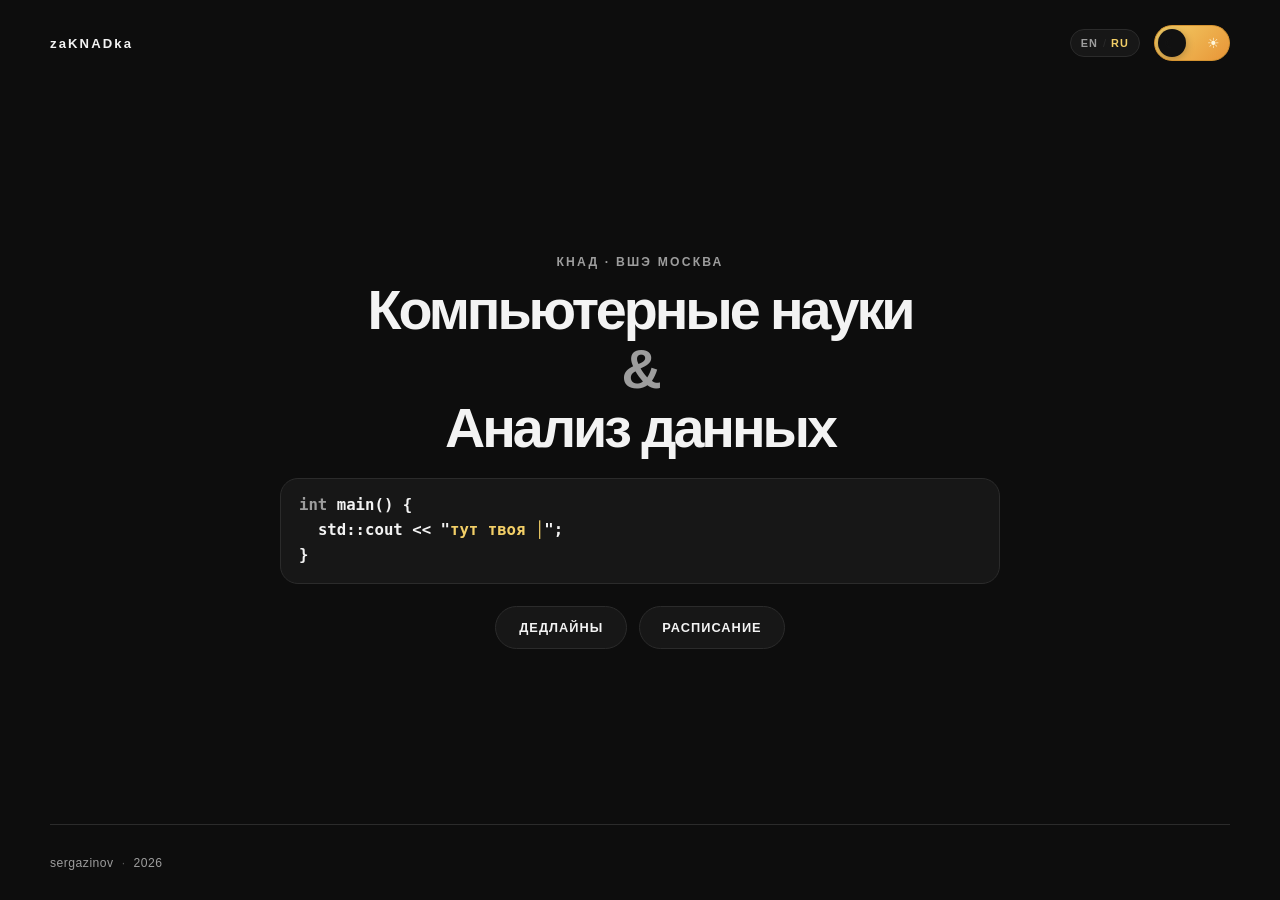
<file: public/index.html>
<!doctype html>
<html lang="en">
  <head>
    <meta charset="UTF-8" />
    <meta name="viewport" content="width=device-width, initial-scale=1.0" />

    <title>zaKNADka</title>

    <link rel="stylesheet" href="style.css?v=20260921-1" />
  </head>

  <body>
    <div class="page-shell">
      <header class="site-header">
        <a
          class="site-logo"
          href="/"
          aria-label="zaKNADka home"
          data-i18n-aria-label="header.homeLabel"
        >
          zaKNADka
        </a>

        <div class="header-controls">
          <div
            class="language-switcher"
            role="group"
            aria-label="Language"
            data-i18n-aria-label="header.languageLabel"
          >
            <button
              class="language-option is-active"
              type="button"
              data-language="en"
              aria-pressed="true"
            >
              EN
            </button>

            <span class="language-divider">/</span>

            <button
              class="language-option"
              type="button"
              data-language="ru"
              aria-pressed="false"
            >
              RU
            </button>
          </div>

          <button
            class="theme-toggle"
            id="themeToggle"
            type="button"
            aria-label="Toggle theme"
            aria-pressed="false"
            data-i18n-aria-label="header.themeLabel"
          >
            <span class="theme-icon moon">☾</span>
            <span class="theme-icon sun">☀</span>
            <span class="theme-thumb"></span>
          </button>
        </div>
      </header>

      <main class="home-main">
        <section class="home-hero">
          <p class="hero-eyebrow" data-i18n="home.eyebrow">CDS · HSE Moscow</p>

          <h1 class="hero-title">
            <span data-i18n="home.titleFirst"> Computing </span>

            <span class="title-connector">&amp;</span>

            <span data-i18n="home.titleSecond"> Data Science </span>
          </h1>

          <div class="typing-demo" aria-hidden="true">
            <pre
              class="typing-code"
            ><code><span class="code-keyword">int</span> main() {
  std::cout &lt;&lt; "<span id="typingText"></span><span class="typing-cursor">│</span>";
}</code></pre>
          </div>

          <nav
            class="hero-navigation"
            aria-label="Main navigation"
            data-i18n-aria-label="home.navigationLabel"
          >
            <a href="/deadlines/" data-i18n="nav.deadlines"> Deadlines </a>

            <a href="/schedule/" data-i18n="nav.schedule"> Schedule </a>
          </nav>
        </section>
      </main>

      <footer class="site-footer">
        <div class="footer-identity">
          <span>sergazinov</span>
          <span class="footer-dot">·</span>
          <span>2026</span>
        </div>
      </footer>
    </div>

    <script src="script.js?v=20260923-1"></script>
  </body>
</html>
</file>
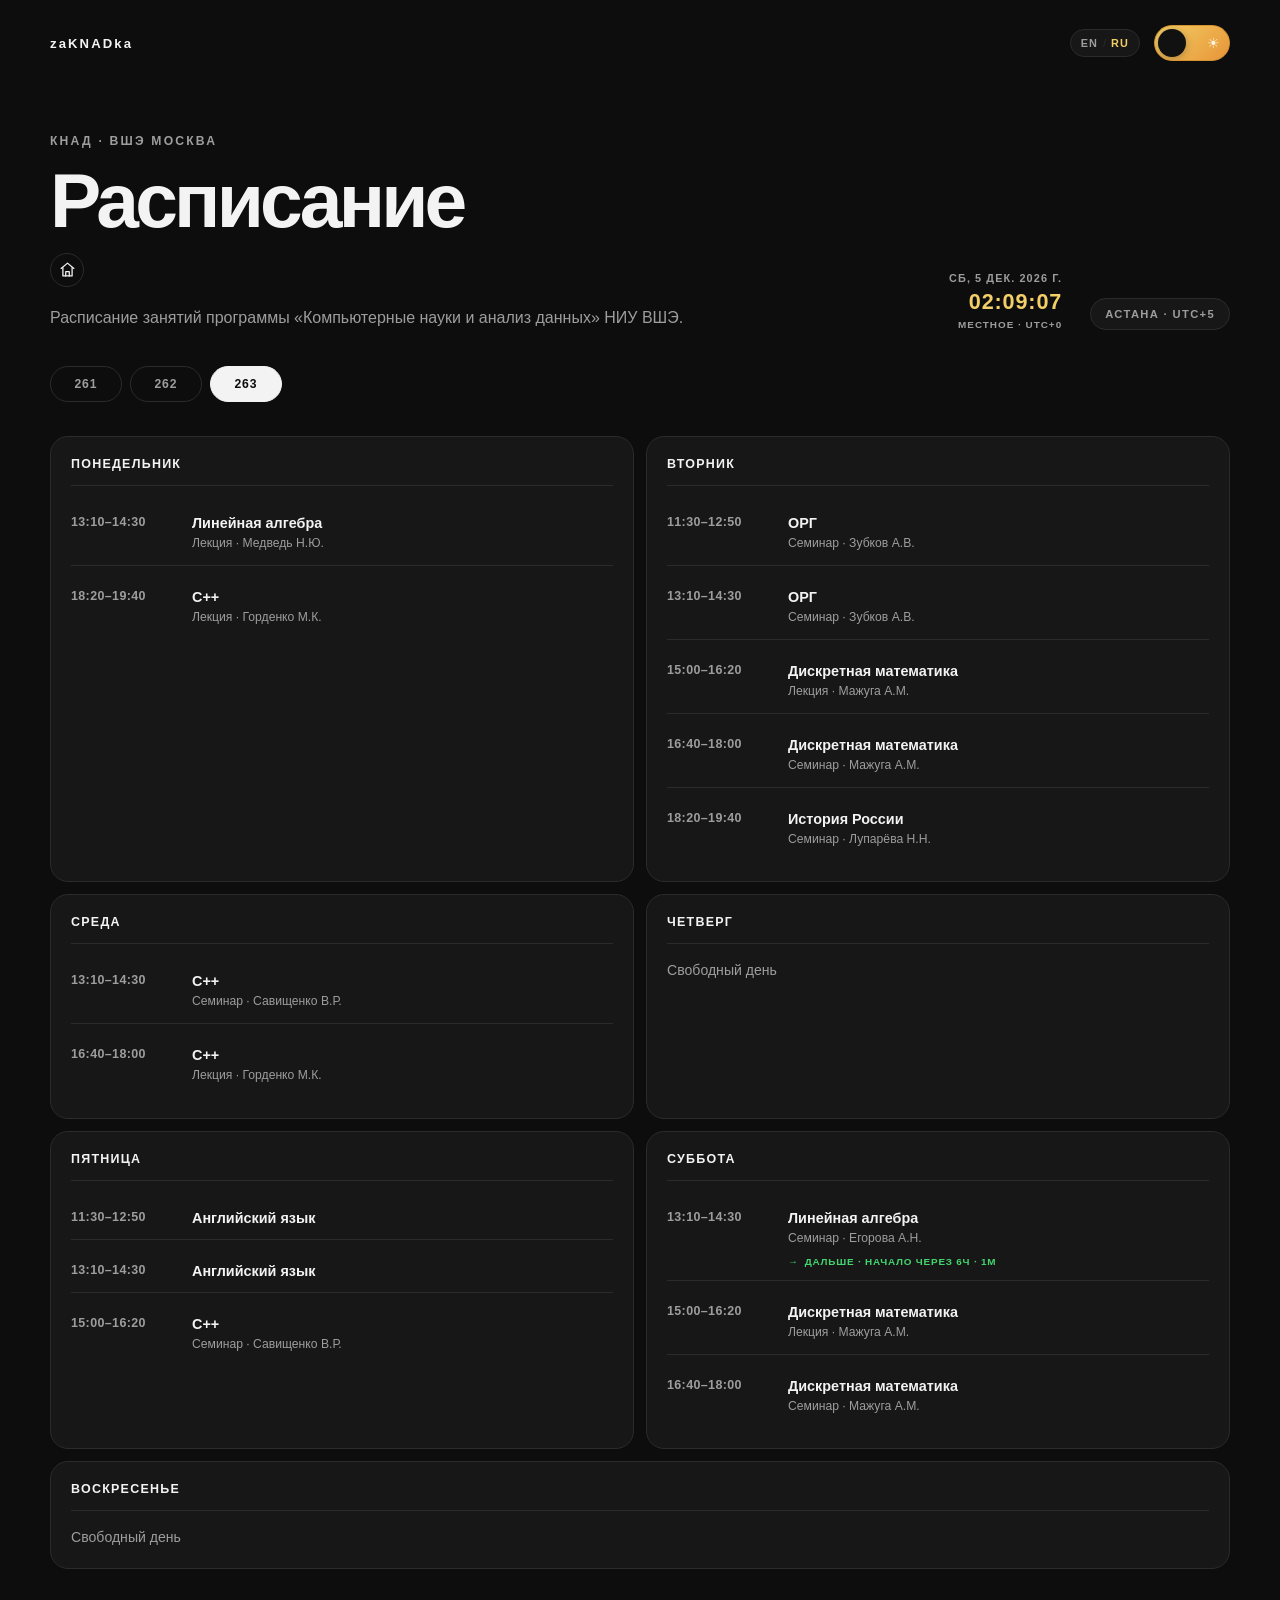
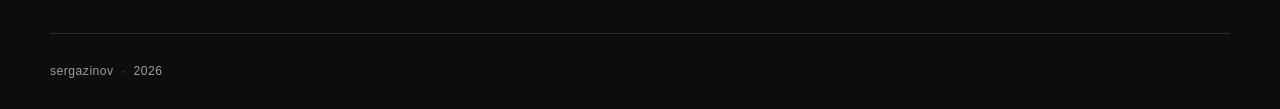
<file: public/schedule/index.html>
<!doctype html>
<html lang="en">
  <head>
    <meta charset="UTF-8" />
    <meta name="viewport" content="width=device-width, initial-scale=1.0" />

    <title data-i18n="schedule.pageTitle">schedule · zaKNADka</title>

    <link rel="stylesheet" href="../style.css?v=20260921-1" />
  </head>

  <body>
    <div class="page-shell">
      <header class="site-header">
        <a
          class="site-logo"
          href="/"
          aria-label="zaKNADka home"
          data-i18n-aria-label="header.homeLabel"
        >
          zaKNADka
        </a>

        <div class="header-controls">
          <div
            class="language-switcher"
            role="group"
            aria-label="Language"
            data-i18n-aria-label="header.languageLabel"
          >
            <button
              class="language-option is-active"
              type="button"
              data-language="en"
              aria-pressed="true"
            >
              EN
            </button>

            <span class="language-divider">/</span>

            <button
              class="language-option"
              type="button"
              data-language="ru"
              aria-pressed="false"
            >
              RU
            </button>
          </div>

          <button
            class="theme-toggle"
            id="themeToggle"
            type="button"
            aria-label="Toggle theme"
            aria-pressed="false"
            data-i18n-aria-label="header.themeLabel"
          >
            <span class="theme-icon moon">☾</span>
            <span class="theme-icon sun">☀</span>
            <span class="theme-thumb"></span>
          </button>
        </div>
      </header>

      <main class="inner-main">
        <section class="inner-page">
          <p class="hero-eyebrow" data-i18n="schedule.eyebrow">
            CDS · HSE Moscow
          </p>

          <div class="page-heading">
            <div>
              <h1 class="inner-title" data-i18n="schedule.title">Schedule</h1>
              <a
                class="inner-home-link"
                href="/"
                aria-label="zaKNADka home"
                data-i18n-aria-label="header.homeLabel"
              >
                <svg
                  class="inner-home-icon"
                  viewBox="0 0 24 24"
                  aria-hidden="true"
                >
                  <path
                    d="M3 10.5L12 3l9 7.5"
                    fill="none"
                    stroke="currentColor"
                    stroke-width="1.8"
                    stroke-linecap="round"
                    stroke-linejoin="round"
                  />
                  <path
                    d="M5.5 9.5V21h13V9.5"
                    fill="none"
                    stroke="currentColor"
                    stroke-width="1.8"
                    stroke-linecap="round"
                    stroke-linejoin="round"
                  />
                  <path
                    d="M9.5 21v-6h5v6"
                    fill="none"
                    stroke="currentColor"
                    stroke-width="1.8"
                    stroke-linecap="round"
                    stroke-linejoin="round"
                  />
                </svg>
              </a>

              <p class="inner-description" data-i18n="schedule.description">
                Class schedule for HSE Computing and Data Science.
              </p>
            </div>

            <div class="page-controls">
              <div class="current-clock">
                <div class="current-clock-date" id="currentDate">—</div>

                <div class="current-clock-time" id="currentTime">--:--:--</div>

                <div
                  class="current-clock-zone"
                  id="currentTimezone"
                  data-i18n="schedule.localTime"
                >
                  LOCAL TIME
                </div>
              </div>

              <button
                class="schedule-timezone"
                id="timezoneToggle"
                type="button"
                aria-label="Switch schedule timezone"
                data-i18n-aria-label="schedule.timezoneLabel"
              >
                ASTANA TIME · UTC+5
              </button>
            </div>
          </div>

          <div
            class="group-switcher"
            aria-label="Select group"
            data-i18n-aria-label="schedule.groupLabel"
          >
            <button type="button" data-group="261" aria-pressed="false">
              261
            </button>
            <button type="button" data-group="262" aria-pressed="false">
              262
            </button>
            <button
              type="button"
              data-group="263"
              class="active"
              aria-pressed="true"
            >
              263
            </button>
          </div>

          <section class="schedule-week" id="scheduleWeek"></section>
        </section>
      </main>

      <footer class="site-footer">
        <div class="footer-identity">
          <span>sergazinov</span>
          <span class="footer-dot">·</span>
          <span>2026</span>
        </div>
      </footer>
    </div>

    <script src="../script.js?v=20260923-1"></script>
  </body>
</html>
</file>
<file: public/style.css>
:root {
  --bg: #0d0d0d;
  --surface: #171717;
  --text: #f3f3f3;
  --muted: #9d9d9d;
  --border: #2b2b2b;

  --accent-start: #f3cf67;
  --accent-end: #e89537;

  --max-width: 1180px;
}

body.light {
  --bg: #f4f1ea;
  --surface: #ffffff;
  --text: #171717;
  --muted: #676767;
  --border: #d8d3c8;
}

/* ---------- RESET ---------- */

* {
  box-sizing: border-box;
}

html {
  scroll-behavior: smooth;
}

body {
  margin: 0;
  min-width: 320px;

  background: var(--bg);
  color: var(--text);

  font-family:
    Inter,
    -apple-system,
    BlinkMacSystemFont,
    "Segoe UI",
    Arial,
    sans-serif;

  transition:
    background-color 0.25s ease,
    color 0.25s ease;
}

a {
  color: inherit;
  text-decoration: none;
}

/* ---------- PAGE ---------- */

.page-shell {
  width: min(100% - 48px, var(--max-width));
  min-height: 100svh;
  margin: 0 auto;

  display: grid;
  grid-template-rows: auto 1fr auto;
}

/* ---------- HEADER ---------- */

.site-header {
  min-height: 86px;

  display: flex;
  align-items: center;
  justify-content: space-between;
}

.site-logo {
  font-size: 0.82rem;
  font-weight: 750;
  letter-spacing: 0.16em;

  transition: opacity 0.2s ease;
}

.site-logo:hover {
  opacity: 0.65;
}

/* ---------- THEME TOGGLE ---------- */

.theme-toggle {
  position: relative;

  width: 76px;
  height: 36px;

  padding: 0 8px;

  display: inline-flex;
  align-items: center;
  justify-content: space-between;

  border: 1px solid #d49331;
  border-radius: 999px;

  background: linear-gradient(135deg, var(--accent-start), var(--accent-end));

  cursor: pointer;
  overflow: hidden;
}

.theme-toggle:focus-visible {
  outline: 2px solid var(--text);
  outline-offset: 3px;
}

.theme-icon {
  position: relative;
  z-index: 2;

  width: 15px;

  font-size: 0.88rem;
  line-height: 1;
  text-align: center;

  pointer-events: none;
}

.theme-icon.moon {
  color: #151515;
}

.theme-icon.sun {
  color: #fff7dc;
}

.theme-thumb {
  position: absolute;
  z-index: 1;

  top: 3px;
  left: 3px;

  width: 28px;
  height: 28px;

  border-radius: 50%;

  background: #111111;

  box-shadow: 0 2px 8px rgba(0, 0, 0, 0.28);

  transition:
    transform 0.25s ease,
    background-color 0.25s ease;
}

body.light .theme-thumb {
  transform: translateX(40px);
  background: #fffaf0;
}

/* ---------- MAIN ---------- */

.home-main {
  display: flex;
  align-items: center;
  justify-content: center;

  padding: 18px 0 24px;
}

.home-hero {
  width: min(100%, 920px);

  text-align: center;
}

.hero-eyebrow {
  margin: 0 0 14px;

  color: var(--muted);

  font-size: 0.76rem;
  font-weight: 700;
  letter-spacing: 0.18em;
  text-transform: uppercase;
}

.hero-title {
  margin: 0;

  font-size: clamp(2.55rem, 5vw, 4.8rem);
  font-weight: 720;
  line-height: 0.98;
  letter-spacing: -0.055em;
}

html[lang="ru"] .hero-title {
  font-size: clamp(2.25rem, 4.35vw, 4.15rem);
}

.hero-title span {
  display: block;
}

.title-connector {
  color: var(--muted);
  margin: 0.08em 0;
}

.hero-navigation {
  margin-top: 22px;

  display: flex;
  justify-content: center;
  gap: 12px;
}

.hero-navigation a {
  min-width: 132px;

  padding: 13px 22px;

  border: 1px solid var(--border);
  border-radius: 999px;

  background: var(--surface);

  font-size: 0.8rem;
  font-weight: 700;
  letter-spacing: 0.08em;
  text-transform: uppercase;

  transition:
    border-color 0.2s ease,
    background-color 0.2s ease;
}

.hero-navigation a:hover {
  border-color: var(--muted);
}

/* ---------- FOOTER ---------- */

.site-footer {
  min-height: 76px;

  display: flex;
  align-items: center;
  justify-content: space-between;

  border-top: 1px solid var(--border);

  color: var(--muted);

  font-size: 0.76rem;
  letter-spacing: 0.04em;
}

.footer-identity {
  display: flex;
  align-items: center;
  gap: 8px;
}

.footer-dot {
  opacity: 0.5;
}

/* ---------- TABLET ---------- */

@media (max-width: 920px) {
  .page-shell {
    width: min(100% - 40px, var(--max-width));
  }

  .site-header {
    min-height: 78px;
  }

  .home-main {
    padding: 22px 0 28px;
  }

  .hero-title {
    font-size: clamp(2.45rem, 6vw, 4.2rem);
  }

  html[lang="ru"] .hero-title {
    font-size: clamp(2.2rem, 5.3vw, 3.65rem);
  }
}

/* ---------- MOBILE ---------- */

@media (max-width: 560px) {
  .page-shell {
    width: calc(100% - 32px);
  }

  .site-header {
    min-height: 60px;
  }

  .site-logo {
    font-size: 0.74rem;
    letter-spacing: 0.13em;
  }

  .theme-toggle {
    width: 70px;
    height: 34px;
  }

  .theme-thumb {
    width: 26px;
    height: 26px;
  }

  body.light .theme-thumb {
    transform: translateX(36px);
  }

  .home-main {
    min-height: 0;

    align-items: center;
    justify-content: center;

    padding: 14px 0;
  }

  .hero-eyebrow {
    margin-bottom: 10px;
  }

  .hero-title {
    font-size: clamp(2.15rem, 10vw, 2.75rem);
    line-height: 1;
  }

  html[lang="ru"] .hero-title {
    font-size: clamp(1.95rem, 8.7vw, 2.45rem);
  }

  .hero-title span {
    display: block;
  }

  .title-connector {
    margin: 0.12em 0;
  }

  .hero-navigation {
    width: min(100%, 300px);

    margin: 16px auto 0;

    flex-direction: column;
    gap: 8px;
  }

  .hero-navigation a {
    width: 100%;

    padding: 13px 18px;
  }

  .site-footer {
    min-height: 72px;

    padding: 10px 0;

    flex-direction: column;
    justify-content: center;
    gap: 7px;

    text-align: center;
  }
}

/* ---------- SMALL / SHORT PHONES ---------- */

@media (max-width: 380px) {
  .hero-title {
    font-size: 2.45rem;
  }
}

/* ---------- SHORT DESKTOP / LAPTOP SCREENS ---------- */

@media (min-width: 561px) and (max-height: 720px) {
  .site-header {
    min-height: 64px;
  }

  .home-main {
    padding: 10px 0 14px;
  }

  .hero-eyebrow {
    margin-bottom: 8px;
  }

  .hero-title {
    font-size: clamp(2.3rem, 4.6vw, 3.9rem);
  }

  html[lang="ru"] .hero-title {
    font-size: clamp(2.05rem, 4vw, 3.45rem);
  }

  .hero-navigation {
    margin-top: 15px;
  }

  .site-footer {
    min-height: 60px;
  }
}

.inner-home-link {
  display: inline-flex;
  align-items: center;
  justify-content: center;

  width: 34px;
  height: 34px;

  margin-top: 14px;

  border: 1px solid var(--border);
  border-radius: 50%;

  color: var(--text);
  text-decoration: none;

  transition:
    opacity 0.2s ease,
    border-color 0.2s ease;
}

.inner-home-link:hover {
  opacity: 0.7;
  border-color: var(--muted);
}

.inner-home-icon {
  display: block;

  width: 17px;
  height: 17px;
}

/* =========================================================
   SCHEDULE PAGE
   ========================================================= */

.inner-main {
  padding: 48px 0 64px;
}

.inner-page {
  width: 100%;
}

.inner-title {
  margin: 0;

  font-size: clamp(3rem, 6vw, 5.2rem);
  font-weight: 720;
  line-height: 1;
  letter-spacing: -0.05em;
}

.inner-description {
  margin: 18px 0 0;

  color: var(--muted);

  font-size: 1rem;
  line-height: 1.6;
}

/* ---------- INNER PAGE HEADER ---------- */

.page-heading {
  display: flex;
  align-items: flex-end;
  justify-content: space-between;
  gap: 32px;
}

.schedule-timezone {
  font-family: inherit;
  cursor: pointer;

  transition:
    color 0.2s ease,
    border-color 0.2s ease,
    background-color 0.2s ease;

  flex-shrink: 0;

  padding: 9px 14px;

  border: 1px solid var(--border);
  border-radius: 999px;

  color: var(--muted);
  background: var(--surface);

  font-size: 0.7rem;
  font-weight: 700;
  letter-spacing: 0.12em;
}

.page-controls {
  display: flex;
  align-items: flex-end;
  justify-content: flex-end;
  gap: 28px;
}

.current-clock {
  text-align: right;
}

.current-clock-date {
  color: var(--muted);

  font-size: 0.68rem;
  font-weight: 700;
  letter-spacing: 0.1em;
}

.current-clock-time {
  margin-top: 5px;

  color: var(--accent-start);

  font-size: 1.35rem;
  font-weight: 720;
  letter-spacing: 0.04em;
}

.current-clock-zone {
  margin-top: 4px;

  color: var(--muted);

  font-size: 0.62rem;
  font-weight: 700;
  letter-spacing: 0.1em;
}

.schedule-timezone:hover {
  color: var(--text);
  border-color: var(--muted);
}

/* ---------- GROUP SWITCHER ---------- */

.group-switcher {
  margin-top: 36px;

  display: flex;
  gap: 8px;
}

.group-switcher button {
  min-width: 72px;

  padding: 10px 18px;

  border: 1px solid var(--border);
  border-radius: 999px;

  color: var(--muted);
  background: transparent;

  font: inherit;
  font-size: 0.76rem;
  font-weight: 700;
  letter-spacing: 0.08em;

  cursor: pointer;

  transition:
    color 0.2s ease,
    background-color 0.2s ease,
    border-color 0.2s ease;
}

.group-switcher button:hover {
  color: var(--text);
  border-color: var(--muted);
}

.group-switcher button.active {
  color: var(--bg);
  background: var(--text);
  border-color: var(--text);
}

/* ---------- WEEK ---------- */

.schedule-week {
  margin-top: 34px;

  display: grid;
  grid-template-columns: repeat(2, minmax(0, 1fr));
  gap: 12px;
}

.schedule-day {
  min-height: 150px;

  padding: 20px;

  border: 1px solid var(--border);
  border-radius: 18px;

  background: var(--surface);
}

.day-header {
  padding-bottom: 14px;
  margin-bottom: 16px;

  border-bottom: 1px solid var(--border);

  font-size: 0.78rem;
  font-weight: 750;
  letter-spacing: 0.1em;
  text-transform: uppercase;
}

.day-empty {
  color: var(--muted);

  font-size: 0.88rem;
  line-height: 1.5;
}

/* Make Sunday span the full width on desktop */

.schedule-day:last-child {
  grid-column: 1 / -1;
  min-height: auto;
}

/* =========================================================
   INNER PAGE HEADER — NARROW DESKTOP
   ========================================================= */

@media (min-width: 930px) and (max-width: 1100px) {
  .page-heading > div:first-child {
    flex: 1 1 auto;
    min-width: 0;
  }

  .page-controls {
    flex: 0 0 auto;
  }

  .current-clock {
    flex: 0 0 auto;
  }

  .current-clock-date {
    white-space: nowrap;
  }
}

/* =========================================================
   SCHEDULE — TABLET
   ========================================================= */

@media (max-width: 929px) {
  .inner-main {
    padding: 42px 0 54px;
  }

  .page-heading {
    align-items: flex-start;
    flex-direction: column;
    gap: 22px;
  }

  .schedule-timezone {
    align-self: flex-start;
  }

  .page-controls {
    width: 100%;

    align-items: center;
    justify-content: space-between;
  }

  .current-clock {
    text-align: left;
  }

  .schedule-week {
    grid-template-columns: 1fr 1fr;
  }
}

/* =========================================================
   SCHEDULE — MOBILE
   ========================================================= */

@media (max-width: 560px) {
  .inner-main {
    padding: 28px 0 40px;
  }

  .inner-home-link {
    width: 32px;
    height: 32px;

    margin-top: 11px;
  }

  .inner-home-icon {
    width: 16px;
    height: 16px;
  }

  .inner-title {
    font-size: 3rem;
  }

  .inner-description {
    margin-top: 14px;

    font-size: 0.92rem;
    line-height: 1.55;
  }

  .page-heading {
    gap: 18px;
  }

  .schedule-timezone {
    padding: 8px 12px;

    font-size: 0.64rem;
  }

  .group-switcher {
    margin-top: 26px;

    width: 100%;
  }

  .group-switcher button {
    flex: 1;
    min-width: 0;

    padding: 10px 8px;
  }

  .schedule-week {
    margin-top: 26px;

    grid-template-columns: 1fr;
    gap: 9px;
  }

  .schedule-day {
    min-height: auto;

    padding: 17px;
    border-radius: 15px;
  }

  .schedule-day:last-child {
    grid-column: auto;
  }

  .day-header {
    margin-bottom: 12px;
    padding-bottom: 11px;
  }

  .page-controls {
    width: 100%;

    gap: 12px;
  }

  .current-clock {
    min-width: 0;
  }

  .current-clock-date {
    font-size: 0.58rem;
  }

  .current-clock-time {
    font-size: 1.15rem;
  }

  .current-clock-zone {
    font-size: 0.56rem;
  }

  .schedule-timezone {
    flex-shrink: 0;
  }
}

/* ---------- CLASS SESSIONS ---------- */

.class-list {
  display: flex;
  flex-direction: column;
  gap: 10px;
}

.class-session {
  display: grid;
  grid-template-columns: 105px 1fr;
  gap: 16px;

  padding: 13px 0;

  border-bottom: 1px solid var(--border);
}

.class-session:last-child {
  border-bottom: none;
}

.class-time {
  color: var(--muted);

  font-size: 0.78rem;
  font-weight: 700;
  letter-spacing: 0.03em;
}

.class-info {
  display: flex;
  flex-direction: column;
  gap: 4px;
}

.class-info strong {
  font-size: 0.9rem;
  font-weight: 700;
}

.class-info span {
  color: var(--muted);

  font-size: 0.76rem;
  line-height: 1.4;
}

.class-status {
  width: fit-content;
  margin-top: 5px;

  font-size: 0.62rem;
  font-weight: 800;
  letter-spacing: 0.08em;
  text-transform: uppercase;
}

.class-status.is-now {
  color: var(--accent-start);

  animation: deadline-urgent-pulse 1.6s ease-in-out infinite;
}

.class-status.is-now::before {
  content: "●";

  margin-right: 6px;
}

.class-status.is-next {
  color: #43d66f;
}

.class-status.is-next::before {
  content: "→";

  margin-right: 6px;
}

body.light .class-status.is-next {
  color: #168a3f;
}

.class-session.is-now {
  padding-left: 12px;

  box-shadow: inset 3px 0 0 var(--accent-start);
}

.class-session.is-now .class-time {
  color: var(--accent-start);

  animation: deadline-urgent-pulse 1.6s ease-in-out infinite;
}

@media (prefers-reduced-motion: reduce) {
  .class-status.is-now,
  .class-session.is-now .class-time {
    animation: none;
  }
}

/* MOBILE */

@media (max-width: 560px) {
  .class-session {
    grid-template-columns: 1fr;
    gap: 5px;

    padding: 12px 0;
  }

  .class-time {
    font-size: 0.72rem;
  }
}

/* =========================================================
   DEADLINES PAGE
   ========================================================= */

.deadlines-list {
  margin-top: 40px;
}

.deadlines-empty {
  padding: 36px;

  border: 1px solid var(--border);
  border-radius: 18px;

  background: var(--surface);
}

.deadlines-empty-title {
  margin: 0;

  font-size: 1rem;
  font-weight: 700;
}

.deadlines-empty-text {
  margin: 8px 0 0;

  color: var(--muted);

  font-size: 0.88rem;
  line-height: 1.6;
}

.deadline-card {
  padding: 22px;

  border: 1px solid var(--border);
  border-radius: 18px;

  background: var(--surface);
}

.deadline-card + .deadline-card {
  margin-top: 12px;
}

.deadline-course {
  color: var(--muted);

  font-size: 0.68rem;
  font-weight: 700;
  letter-spacing: 0.12em;
  text-transform: uppercase;
}

.deadline-title {
  margin: 10px 0 0;

  font-size: 1.15rem;
  font-weight: 720;
  line-height: 1.35;
}

.deadline-homework-number {
  margin-top: 7px;

  color: var(--muted);

  font-size: 0.72rem;
  font-weight: 650;
  letter-spacing: 0.04em;
}

@media (max-width: 560px) {
  .deadlines-list {
    margin-top: 28px;
  }

  .deadlines-empty,
  .deadline-card {
    padding: 18px;
    border-radius: 15px;
  }
}

.deadline-meta {
  margin-top: 20px;
}

.deadline-date-label,
.deadline-countdown-label {
  color: var(--muted);

  font-size: 0.64rem;
  font-weight: 700;
  letter-spacing: 0.12em;
  text-transform: uppercase;
}

.deadline-time {
  display: block;

  margin-top: 6px;

  color: var(--text);

  font-size: 0.9rem;
  font-weight: 700;
  letter-spacing: 0.04em;
}

.deadline-countdown {
  margin-top: 18px;
  padding-top: 18px;

  border-top: 1px solid var(--border);
}

.deadline-countdown-value {
  display: block;

  margin-top: 7px;

  font-size: 1.15rem;
  font-weight: 720;
  letter-spacing: 0.04em;
}

.deadline-countdown-value.is-safe {
  color: #43d66f;
}

.deadline-countdown-value.is-warning {
  color: #f0b84b;
}

.deadline-countdown-value.is-urgent {
  color: #ff4d5a;

  animation: deadline-urgent-pulse 1.8s ease-in-out infinite;
}

.deadline-countdown-value.is-overdue {
  color: #b64b63;
}

/* Light theme */

body.light .deadline-countdown-value.is-safe {
  color: #168a3f;
}

body.light .deadline-countdown-value.is-warning {
  color: #b76a00;
}

body.light .deadline-countdown-value.is-urgent {
  color: #d82635;
}

body.light .deadline-countdown-value.is-overdue {
  color: #91384d;
}

@keyframes deadline-urgent-pulse {
  0%,
  100% {
    opacity: 1;
  }

  50% {
    opacity: 0.78;
  }
}

@media (prefers-reduced-motion: reduce) {
  .deadline-countdown-value.is-urgent {
    animation: none;
  }
}

.deadline-assignment-link {
  display: inline-flex;
  align-items: center;

  margin-top: 20px;
  padding: 9px 14px;

  border: 1px solid var(--border);
  border-radius: 10px;

  color: var(--text);
  text-decoration: none;

  font-size: 0.78rem;
  font-weight: 700;

  transition:
    border-color 0.2s ease,
    color 0.2s ease;
}

.deadline-assignment-link:hover {
  border-color: var(--accent-start);
  color: var(--accent-start);
}

@media (max-width: 560px) {
  .deadline-countdown-value {
    font-size: 1rem;
  }
}

.header-controls {
  display: flex;
  align-items: center;
  gap: 14px;
}

.language-switcher {
  display: flex;
  align-items: center;
  gap: 5px;

  padding: 7px 10px;

  border: 1px solid var(--border);
  border-radius: 999px;

  background: var(--surface);
}

.language-option {
  padding: 0;

  border: 0;
  background: transparent;

  color: var(--muted);

  font: inherit;
  font-size: 0.68rem;
  font-weight: 700;
  letter-spacing: 0.1em;

  cursor: pointer;

  transition:
    color 160ms ease,
    opacity 160ms ease;
}

.language-option:hover {
  color: var(--text);
}

.language-option.is-active {
  color: var(--accent-start);
}

.language-divider {
  color: var(--border);
  font-size: 0.7rem;
  user-select: none;
}

@media (max-width: 560px) {
  .header-controls {
    gap: 8px;
  }

  .language-switcher {
    padding: 6px 8px;
  }

  .language-option {
    font-size: 0.62rem;
  }
}

/* ---------- HOME TYPING DEMO ---------- */

.typing-demo {
  width: min(100%, 720px);

  margin: 22px auto 0;

  text-align: left;
}

.typing-code {
  min-height: 96px;

  margin: 0;
  padding: 14px 18px;

  overflow: hidden;

  border: 1px solid var(--border);
  border-radius: 18px;

  background: var(--surface);
  color: var(--text);

  font-family: "SFMono-Regular", Consolas, "Liberation Mono", Menlo, monospace;

  font-size: clamp(0.82rem, 1.25vw, 0.98rem);
  font-weight: 600;
  line-height: 1.55;

  white-space: pre-wrap;
  overflow-wrap: anywhere;
}

.code-keyword {
  color: var(--muted);
}

#typingText {
  color: var(--accent-start);
}

.typing-cursor {
  color: var(--accent-start);

  animation: typing-cursor-blink 0.85s steps(1) infinite;
}

@keyframes typing-cursor-blink {
  0%,
  46% {
    opacity: 1;
  }

  47%,
  100% {
    opacity: 0;
  }
}

@media (max-width: 560px) {
  .typing-demo {
    margin-top: 16px;
  }

  .typing-code {
    min-height: 88px;

    padding: 12px 14px;

    border-radius: 15px;

    font-size: clamp(0.7rem, 3vw, 0.82rem);
    line-height: 1.55;
  }
}

@media (prefers-reduced-motion: reduce) {
  .typing-cursor {
    animation: none;
    opacity: 0;
  }
}

@media (min-width: 561px) and (max-height: 720px) {
  .typing-demo {
    margin-top: 14px;
  }

  .typing-code {
    min-height: 82px;
    padding: 10px 16px;
    font-size: 0.82rem;
    line-height: 1.45;
  }
}
</file>
